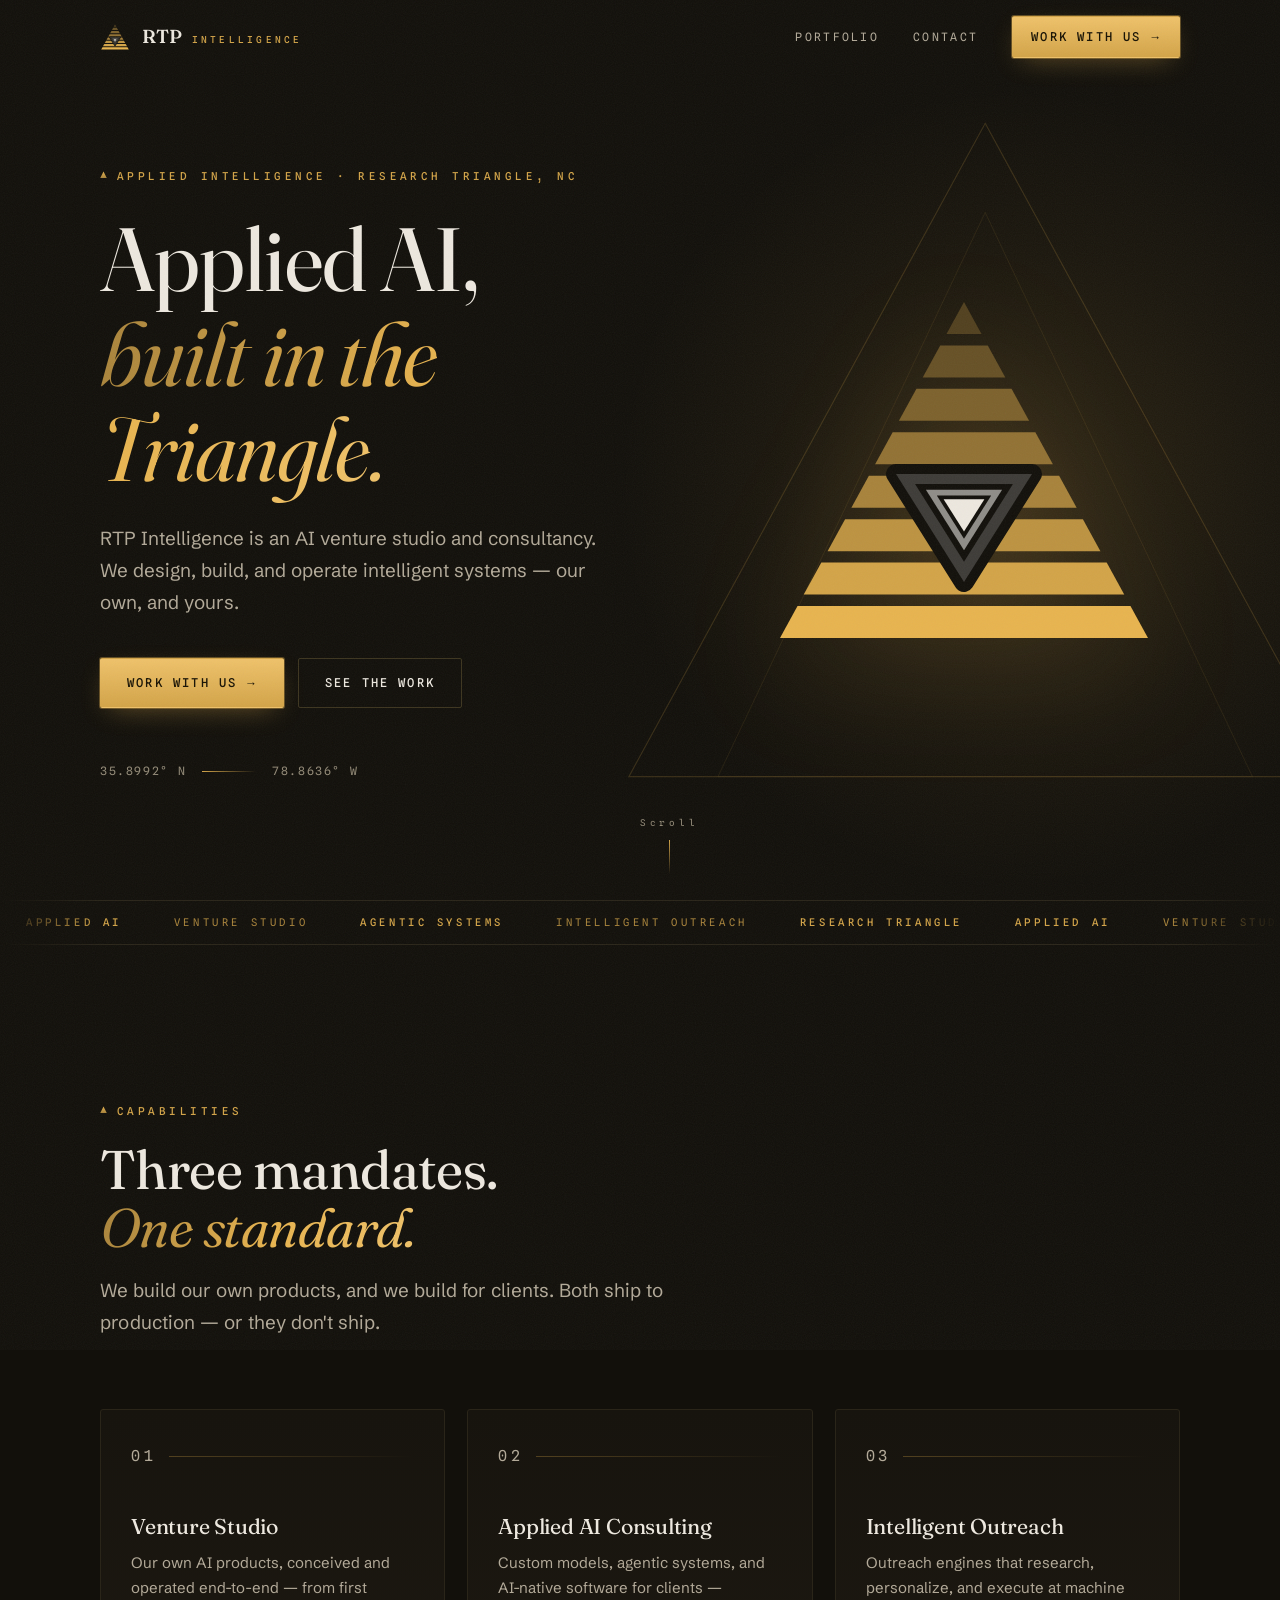
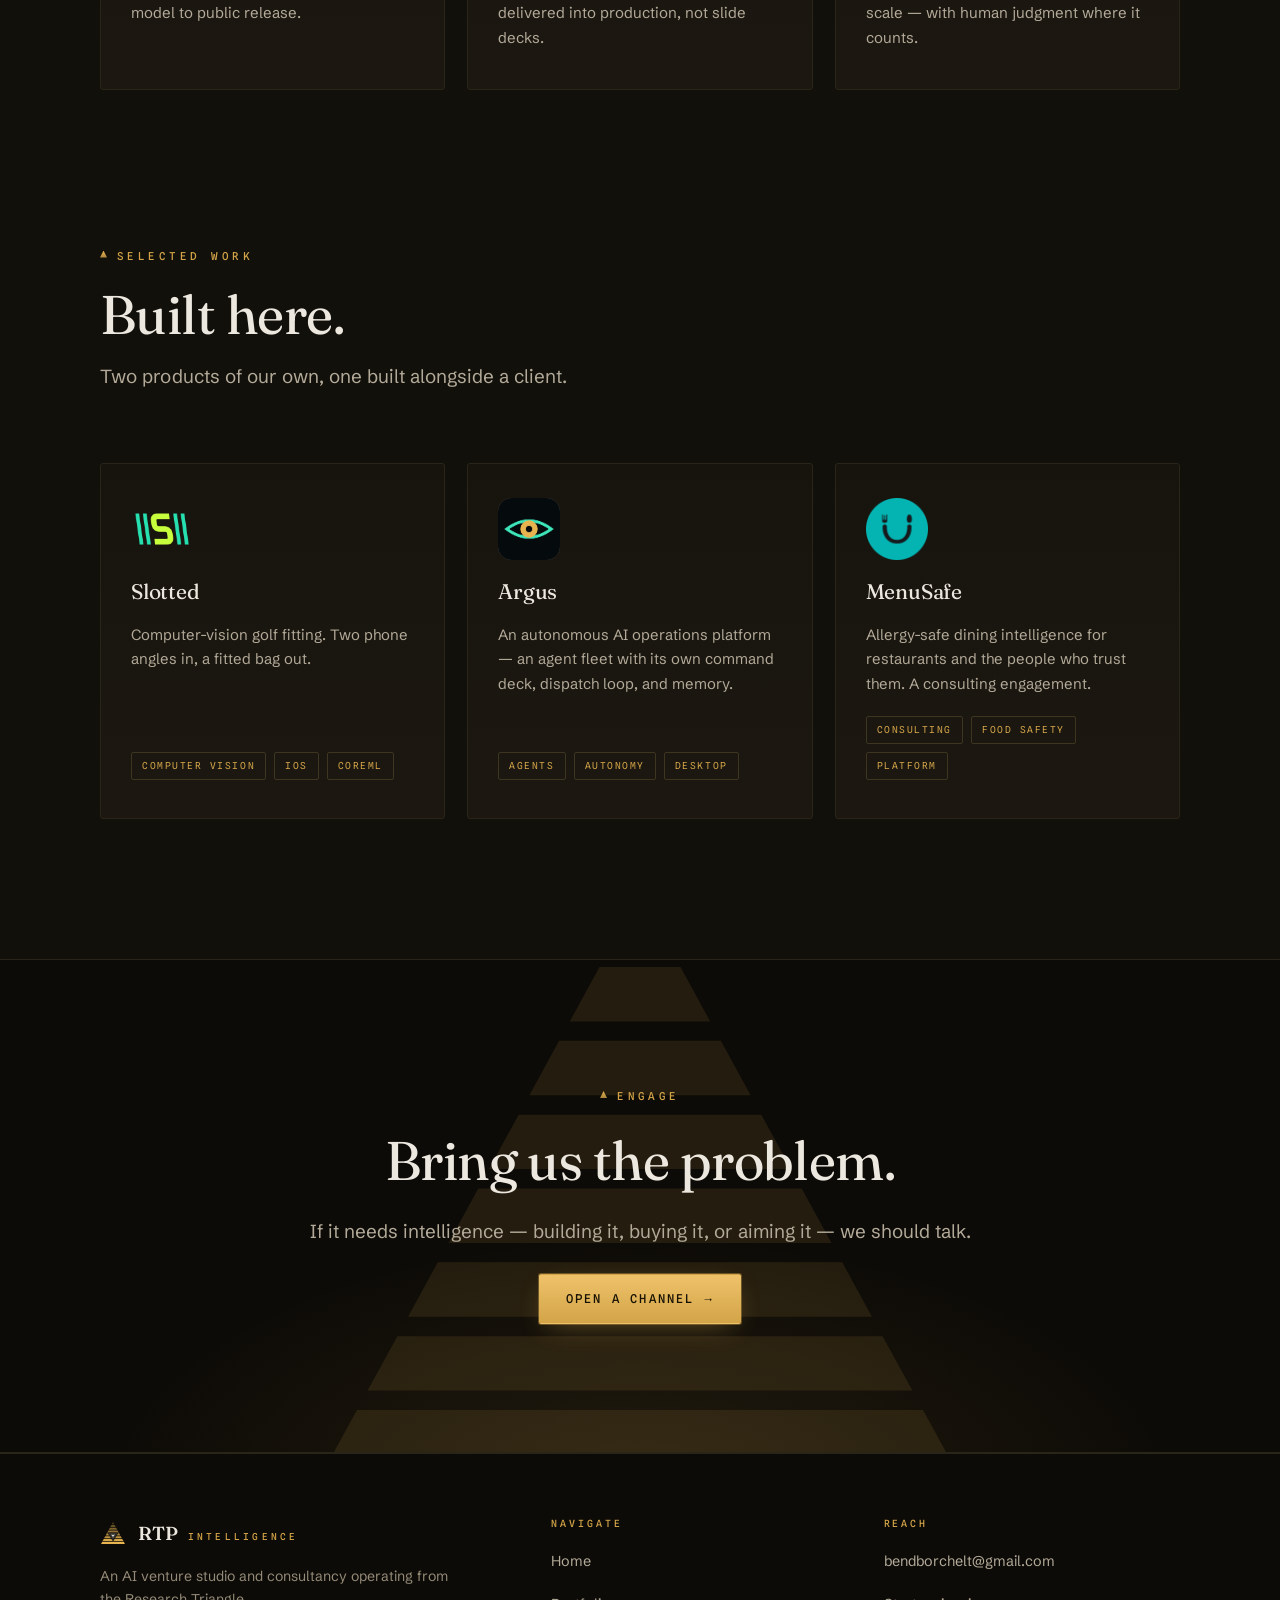
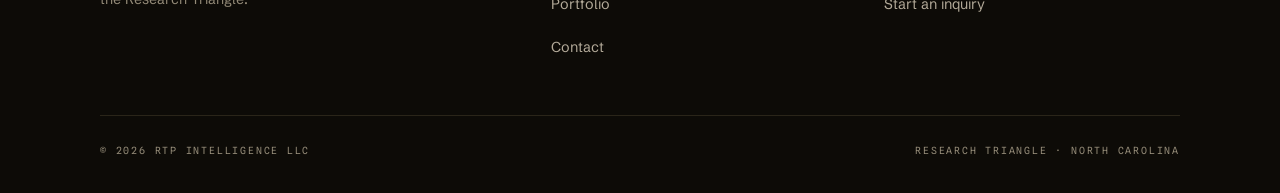
<file: index.html>
<!DOCTYPE html>
<html lang="en">
<head>
  <meta charset="UTF-8" />
  <meta name="viewport" content="width=device-width, initial-scale=1.0" />
  <title>RTP Intelligence — Applied AI, Built in the Triangle</title>
  <meta name="description" content="RTP Intelligence is an AI venture studio and consultancy in the Research Triangle, NC. We design, build, and operate intelligent systems — our own, and yours." />
  <link rel="canonical" href="https://rtpintelligence.com/" />
  <meta property="og:type" content="website" />
  <meta property="og:site_name" content="RTP Intelligence" />
  <meta property="og:title" content="RTP Intelligence — Applied AI, Built in the Triangle" />
  <meta property="og:description" content="An AI venture studio and consultancy. We design, build, and operate intelligent systems — our own, and yours." />
  <meta property="og:url" content="https://rtpintelligence.com/" />
  <meta property="og:image" content="https://rtpintelligence.com/assets/img/og-image.png" />
  <meta name="twitter:card" content="summary_large_image" />
  <link rel="icon" type="image/svg+xml" href="assets/img/favicon.svg" />
  <link rel="apple-touch-icon" href="assets/img/apple-touch-icon.png" />
  <link rel="preconnect" href="https://fonts.googleapis.com" />
  <link rel="preconnect" href="https://fonts.gstatic.com" crossorigin />
  <link href="https://fonts.googleapis.com/css2?family=Fraunces:ital,opsz,wght@0,9..144,300..600;1,9..144,300..600&family=Schibsted+Grotesk:wght@400..700&family=Spline+Sans+Mono:wght@400..600&display=swap" rel="stylesheet" />
  <link rel="stylesheet" href="assets/css/style.css" />
</head>
<body>

  <a class="skip-link" href="#main">Skip to content</a>

  <header class="nav">
    <div class="container nav-inner">
      <a class="brand" href="index.html" aria-label="RTP Intelligence — home">
        <svg viewBox="0 0 100 92" aria-hidden="true" focusable="false">
          <polygon points="50,4 54.38,12 45.62,12" fill="#52411f" />
          <polygon points="44.05,14.86 55.95,14.86 60.33,22.86 39.67,22.86" fill="#675126" />
          <polygon points="38.11,25.71 61.89,25.71 66.27,33.71 33.73,33.71" fill="#7d622d" />
          <polygon points="32.16,36.57 67.84,36.57 72.22,44.57 27.78,44.57" fill="#927234" />
          <polygon points="26.22,47.43 73.78,47.43 78.16,55.43 21.84,55.43" fill="#a8833b" />
          <polygon points="20.27,58.29 79.73,58.29 84.11,66.29 15.89,66.29" fill="#bd9341" />
          <polygon points="14.33,69.14 85.67,69.14 90.06,77.14 9.94,77.14" fill="#d3a448" />
          <polygon points="8.38,80 91.62,80 96,88 4,88" fill="#e8b44f" />
          <g stroke-linejoin="round">
            <polygon points="33,47 67,47 50,74" fill="#3e3c38" stroke="#12100b" stroke-width="5" paint-order="stroke" />
            <polygon points="33,47 67,47 50,74" fill="#12100b" transform="translate(50 56) scale(0.72) translate(-50 -56)" />
            <polygon points="33,47 67,47 50,74" fill="#8f8d88" transform="translate(50 56) scale(0.56) translate(-50 -56)" />
            <polygon points="33,47 67,47 50,74" fill="#12100b" transform="translate(50 56) scale(0.40) translate(-50 -56)" />
            <polygon points="33,47 67,47 50,74" fill="#ede8df" transform="translate(50 56) scale(0.30) translate(-50 -56)" />
          </g>
        </svg>
        <span class="brand-word"><span class="rtp">RTP</span><span class="intel">Intelligence</span></span>
      </a>
      <nav class="nav-links" aria-label="Primary">
        <a class="nav-link" href="portfolio.html">Portfolio</a>
        <a class="nav-link" href="contact.html">Contact</a>
        <a class="btn btn-gold" href="contact.html"><span>Work with us</span><span class="arrow" aria-hidden="true">→</span></a>
      </nav>
    </div>
  </header>

  <main id="main">
    <section class="hero">
      <div class="hero-glow" aria-hidden="true"></div>
      <svg class="hero-contour" viewBox="0 0 100 92" aria-hidden="true" focusable="false">
        <polygon points="50,2 98,90 2,90" fill="none" stroke="#e8b44f" stroke-width="0.15" opacity="0.5" />
        <polygon points="50,14 86,90 14,90" fill="none" stroke="#e8b44f" stroke-width="0.1" opacity="0.35" />
      </svg>

      <div class="container hero-grid">
        <div class="hero-copy">
          <p class="eyebrow">Applied intelligence · Research Triangle, NC</p>
          <h1 class="display-xl">Applied AI,<br /><span class="accent-italic gold-text">built in the Triangle.</span></h1>
          <p class="lede">RTP Intelligence is an AI venture studio and consultancy. We design, build, and operate intelligent systems — our own, and&nbsp;yours.</p>
          <div class="hero-ctas">
            <a class="btn btn-gold" href="contact.html"><span>Work with us</span><span class="arrow" aria-hidden="true">→</span></a>
            <a class="btn btn-ghost" href="portfolio.html"><span>See the work</span></a>
          </div>
          <p class="hero-coords mono-note"><span>35.8992° N</span><span class="rule" aria-hidden="true"></span><span>78.8636° W</span></p>
        </div>

        <div class="hero-art">
          <svg viewBox="0 0 100 92" role="img" aria-label="RTP Intelligence pyramid mark">
            <polygon class="mark-bar" points="50,4 54.38,12 45.62,12" fill="#52411f" />
            <polygon class="mark-bar" points="44.05,14.86 55.95,14.86 60.33,22.86 39.67,22.86" fill="#675126" />
            <polygon class="mark-bar" points="38.11,25.71 61.89,25.71 66.27,33.71 33.73,33.71" fill="#7d622d" />
            <polygon class="mark-bar" points="32.16,36.57 67.84,36.57 72.22,44.57 27.78,44.57" fill="#927234" />
            <polygon class="mark-bar" points="26.22,47.43 73.78,47.43 78.16,55.43 21.84,55.43" fill="#a8833b" />
            <polygon class="mark-bar" points="20.27,58.29 79.73,58.29 84.11,66.29 15.89,66.29" fill="#bd9341" />
            <polygon class="mark-bar" points="14.33,69.14 85.67,69.14 90.06,77.14 9.94,77.14" fill="#d3a448" />
            <polygon class="mark-bar" points="8.38,80 91.62,80 96,88 4,88" fill="#e8b44f" />
            <g class="mark-eye" stroke-linejoin="round">
              <polygon points="33,47 67,47 50,74" fill="#3e3c38" stroke="#12100b" stroke-width="5" paint-order="stroke" />
              <polygon points="33,47 67,47 50,74" fill="#12100b" transform="translate(50 56) scale(0.72) translate(-50 -56)" />
              <polygon points="33,47 67,47 50,74" fill="#8f8d88" transform="translate(50 56) scale(0.56) translate(-50 -56)" />
              <polygon points="33,47 67,47 50,74" fill="#12100b" transform="translate(50 56) scale(0.40) translate(-50 -56)" />
              <polygon points="33,47 67,47 50,74" fill="#ede8df" transform="translate(50 56) scale(0.30) translate(-50 -56)" />
            </g>
          </svg>
        </div>
      </div>

      <p class="scroll-cue" aria-hidden="true">Scroll</p>
    </section>

    <div class="ticker" aria-hidden="true">
      <div class="ticker-track">
        <span><b>Applied AI</b></span><span>Venture Studio</span><span><b>Agentic Systems</b></span><span>Intelligent Outreach</span><span><b>Research Triangle</b></span>
        <span><b>Applied AI</b></span><span>Venture Studio</span><span><b>Agentic Systems</b></span><span>Intelligent Outreach</span><span><b>Research Triangle</b></span>
      </div>
    </div>

    <section class="section" id="capabilities">
      <div class="container">
        <div class="section-head" data-reveal>
          <p class="eyebrow">Capabilities</p>
          <h2 class="display-lg">Three mandates.<br /><span class="accent-italic gold-text">One standard.</span></h2>
          <p class="lede">We build our own products, and we build for clients. Both ship to production — or they don't ship.</p>
        </div>
        <div class="pillar-grid">
          <article class="card pillar-card" data-reveal style="--d: 0s">
            <p class="pillar-num">01</p>
            <h3>Venture Studio</h3>
            <p>Our own AI products, conceived and operated end-to-end — from first model to public release.</p>
          </article>
          <article class="card pillar-card" data-reveal style="--d: 0.12s">
            <p class="pillar-num">02</p>
            <h3>Applied AI Consulting</h3>
            <p>Custom models, agentic systems, and AI-native software for clients — delivered into production, not slide decks.</p>
          </article>
          <article class="card pillar-card" data-reveal style="--d: 0.24s">
            <p class="pillar-num">03</p>
            <h3>Intelligent Outreach</h3>
            <p>Outreach engines that research, personalize, and execute at machine scale — with human judgment where it counts.</p>
          </article>
        </div>
      </div>
    </section>

    <section class="section" id="work" style="padding-top: 0">
      <div class="container">
        <div class="section-head" data-reveal>
          <p class="eyebrow">Selected work</p>
          <h2 class="display-lg">Built here.</h2>
          <p class="lede">Two products of our own, one built alongside a client.</p>
        </div>
        <div class="work-grid">
          <a class="card work-card" href="portfolio.html#slotted" data-reveal style="--d: 0s">
            <span class="work-tile logo"><img src="assets/img/logo-slotted.png" alt="" width="62" height="62" loading="lazy" /></span>
            <h3>Slotted</h3>
            <p>Computer-vision golf fitting. Two phone angles in, a fitted bag out.</p>
            <span class="tag-row"><span class="tag">Computer Vision</span><span class="tag">iOS</span><span class="tag">CoreML</span></span>
          </a>
          <a class="card work-card" href="portfolio.html#argus" data-reveal style="--d: 0.12s">
            <span class="work-tile logo"><img src="assets/img/logo-argus.png" alt="" width="62" height="62" loading="lazy" /></span>
            <h3>Argus</h3>
            <p>An autonomous AI operations platform — an agent fleet with its own command deck, dispatch loop, and memory.</p>
            <span class="tag-row"><span class="tag">Agents</span><span class="tag">Autonomy</span><span class="tag">Desktop</span></span>
          </a>
          <a class="card work-card" href="portfolio.html#menusafe" data-reveal style="--d: 0.24s">
            <span class="work-tile logo"><img src="assets/img/logo-menusafe.png" alt="" width="62" height="62" loading="lazy" /></span>
            <h3>MenuSafe</h3>
            <p>Allergy-safe dining intelligence for restaurants and the people who trust them. A consulting engagement.</p>
            <span class="tag-row"><span class="tag">Consulting</span><span class="tag">Food Safety</span><span class="tag">Platform</span></span>
          </a>
        </div>
      </div>
    </section>

    <section class="cta-band">
      <svg class="strata" viewBox="0 0 100 92" aria-hidden="true" focusable="false">
        <polygon points="50,4 54.38,12 45.62,12" fill="#e8b44f" />
        <polygon points="44.05,14.86 55.95,14.86 60.33,22.86 39.67,22.86" fill="#e8b44f" />
        <polygon points="38.11,25.71 61.89,25.71 66.27,33.71 33.73,33.71" fill="#e8b44f" />
        <polygon points="32.16,36.57 67.84,36.57 72.22,44.57 27.78,44.57" fill="#e8b44f" />
        <polygon points="26.22,47.43 73.78,47.43 78.16,55.43 21.84,55.43" fill="#e8b44f" />
        <polygon points="20.27,58.29 79.73,58.29 84.11,66.29 15.89,66.29" fill="#e8b44f" />
        <polygon points="14.33,69.14 85.67,69.14 90.06,77.14 9.94,77.14" fill="#e8b44f" />
        <polygon points="8.38,80 91.62,80 96,88 4,88" fill="#e8b44f" />
      </svg>
      <div class="container cta-inner" data-reveal>
        <p class="eyebrow">Engage</p>
        <h2 class="display-lg">Bring us the problem.</h2>
        <p class="lede" style="margin-inline: auto">If it needs intelligence — building it, buying it, or aiming it — we should talk.</p>
        <a class="btn btn-gold" href="contact.html"><span>Open a channel</span><span class="arrow" aria-hidden="true">→</span></a>
      </div>
    </section>
  </main>

  <footer class="footer">
    <div class="container">
      <div class="footer-grid">
        <div>
          <a class="brand" href="index.html" aria-label="RTP Intelligence — home">
            <svg viewBox="0 0 100 92" aria-hidden="true" focusable="false">
              <polygon points="50,4 54.38,12 45.62,12" fill="#52411f" />
              <polygon points="44.05,14.86 55.95,14.86 60.33,22.86 39.67,22.86" fill="#675126" />
              <polygon points="38.11,25.71 61.89,25.71 66.27,33.71 33.73,33.71" fill="#7d622d" />
              <polygon points="32.16,36.57 67.84,36.57 72.22,44.57 27.78,44.57" fill="#927234" />
              <polygon points="26.22,47.43 73.78,47.43 78.16,55.43 21.84,55.43" fill="#a8833b" />
              <polygon points="20.27,58.29 79.73,58.29 84.11,66.29 15.89,66.29" fill="#bd9341" />
              <polygon points="14.33,69.14 85.67,69.14 90.06,77.14 9.94,77.14" fill="#d3a448" />
              <polygon points="8.38,80 91.62,80 96,88 4,88" fill="#e8b44f" />
              <g stroke-linejoin="round">
                <polygon points="33,47 67,47 50,74" fill="#3e3c38" stroke="#12100b" stroke-width="5" paint-order="stroke" />
                <polygon points="33,47 67,47 50,74" fill="#12100b" transform="translate(50 56) scale(0.72) translate(-50 -56)" />
                <polygon points="33,47 67,47 50,74" fill="#8f8d88" transform="translate(50 56) scale(0.56) translate(-50 -56)" />
                <polygon points="33,47 67,47 50,74" fill="#12100b" transform="translate(50 56) scale(0.40) translate(-50 -56)" />
                <polygon points="33,47 67,47 50,74" fill="#ede8df" transform="translate(50 56) scale(0.30) translate(-50 -56)" />
              </g>
            </svg>
            <span class="brand-word"><span class="rtp">RTP</span><span class="intel">Intelligence</span></span>
          </a>
          <p class="footer-blurb">An AI venture studio and consultancy operating from the Research Triangle.</p>
        </div>
        <div>
          <h2 class="footer-heading">Navigate</h2>
          <ul class="footer-links">
            <li><a href="index.html">Home</a></li>
            <li><a href="portfolio.html">Portfolio</a></li>
            <li><a href="contact.html">Contact</a></li>
          </ul>
        </div>
        <div>
          <h2 class="footer-heading">Reach</h2>
          <ul class="footer-links">
            <li><a href="mailto:bendborchelt@gmail.com">bendborchelt@gmail.com</a></li>
            <li><a href="contact.html">Start an inquiry</a></li>
          </ul>
        </div>
      </div>
      <div class="footer-bottom">
        <span>© <span id="year">2026</span> RTP Intelligence LLC</span>
        <span>Research Triangle · North Carolina</span>
      </div>
    </div>
  </footer>

  <script src="assets/js/main.js"></script>
</body>
</html>
</file>
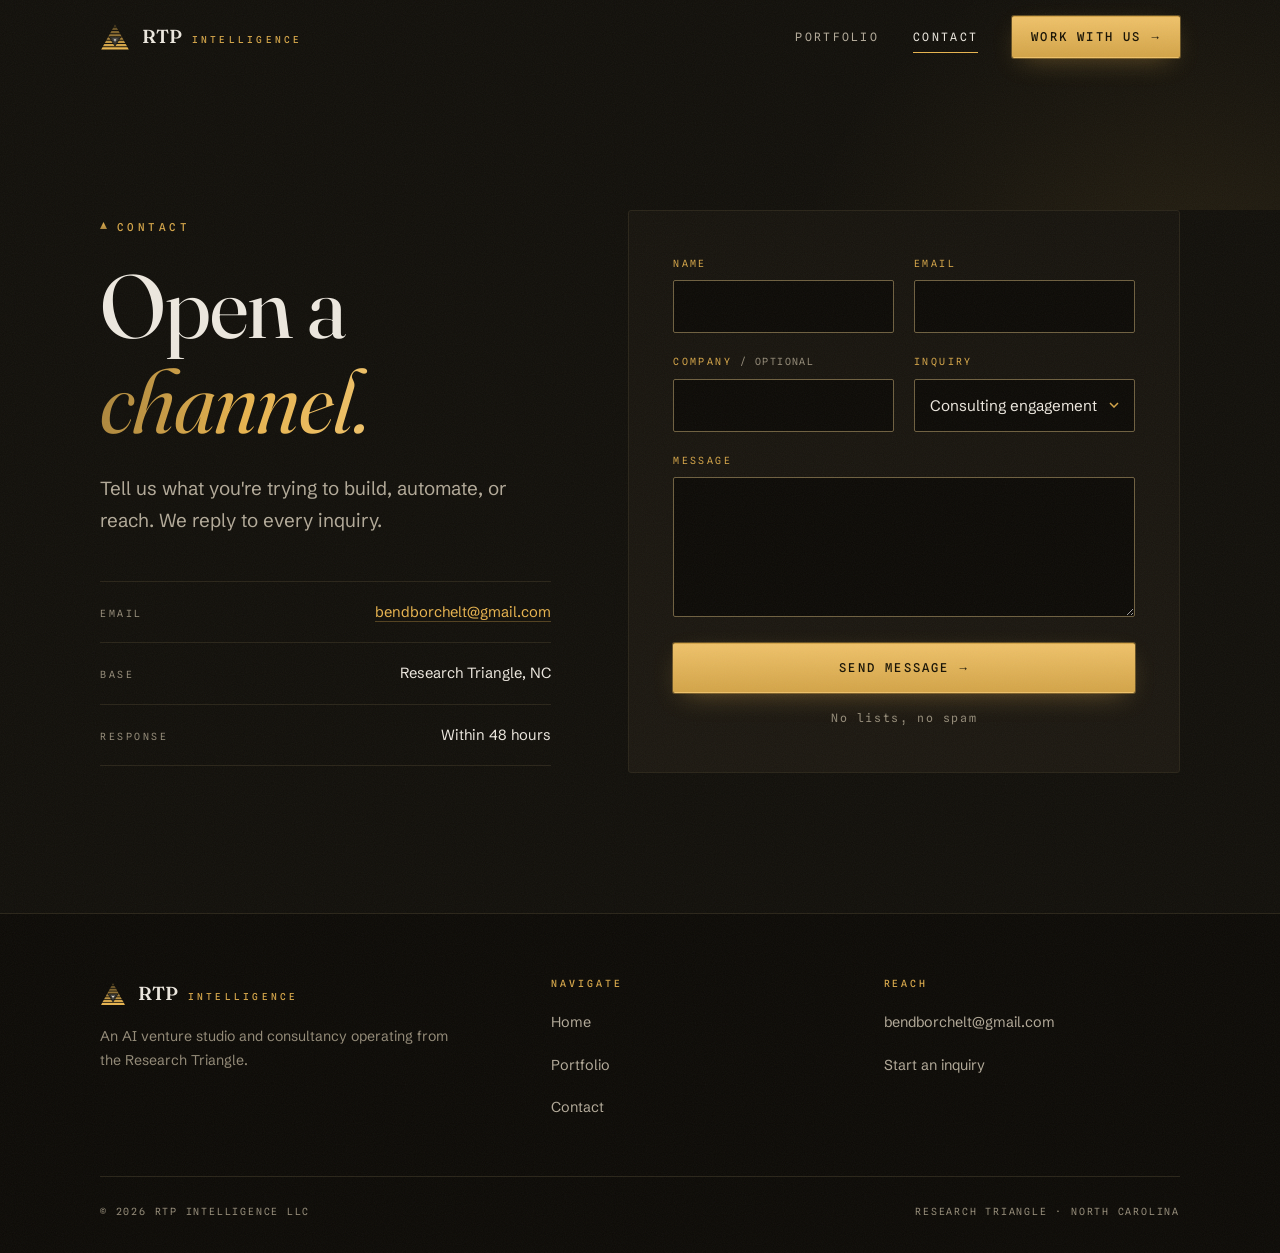
<file: contact.html>
<!DOCTYPE html>
<html lang="en">
<head>
  <meta charset="UTF-8" />
  <meta name="viewport" content="width=device-width, initial-scale=1.0" />
  <title>Contact — RTP Intelligence</title>
  <meta name="description" content="Open a channel with RTP Intelligence. Consulting engagements, partnerships, and product inquiries — we reply to every inquiry within 48 hours." />
  <link rel="canonical" href="https://rtpintelligence.com/contact.html" />
  <meta property="og:type" content="website" />
  <meta property="og:site_name" content="RTP Intelligence" />
  <meta property="og:title" content="Contact — RTP Intelligence" />
  <meta property="og:description" content="Tell us what you're trying to build, automate, or reach." />
  <meta property="og:url" content="https://rtpintelligence.com/contact.html" />
  <meta property="og:image" content="https://rtpintelligence.com/assets/img/og-image.png" />
  <meta name="twitter:card" content="summary_large_image" />
  <link rel="icon" type="image/svg+xml" href="assets/img/favicon.svg" />
  <link rel="apple-touch-icon" href="assets/img/apple-touch-icon.png" />
  <link rel="preconnect" href="https://fonts.googleapis.com" />
  <link rel="preconnect" href="https://fonts.gstatic.com" crossorigin />
  <link href="https://fonts.googleapis.com/css2?family=Fraunces:ital,opsz,wght@0,9..144,300..600;1,9..144,300..600&family=Schibsted+Grotesk:wght@400..700&family=Spline+Sans+Mono:wght@400..600&display=swap" rel="stylesheet" />
  <link rel="stylesheet" href="assets/css/style.css" />
</head>
<body>

  <a class="skip-link" href="#main">Skip to content</a>

  <header class="nav">
    <div class="container nav-inner">
      <a class="brand" href="index.html" aria-label="RTP Intelligence — home">
        <svg viewBox="0 0 100 92" aria-hidden="true" focusable="false">
          <polygon points="50,4 54.38,12 45.62,12" fill="#52411f" />
          <polygon points="44.05,14.86 55.95,14.86 60.33,22.86 39.67,22.86" fill="#675126" />
          <polygon points="38.11,25.71 61.89,25.71 66.27,33.71 33.73,33.71" fill="#7d622d" />
          <polygon points="32.16,36.57 67.84,36.57 72.22,44.57 27.78,44.57" fill="#927234" />
          <polygon points="26.22,47.43 73.78,47.43 78.16,55.43 21.84,55.43" fill="#a8833b" />
          <polygon points="20.27,58.29 79.73,58.29 84.11,66.29 15.89,66.29" fill="#bd9341" />
          <polygon points="14.33,69.14 85.67,69.14 90.06,77.14 9.94,77.14" fill="#d3a448" />
          <polygon points="8.38,80 91.62,80 96,88 4,88" fill="#e8b44f" />
          <g stroke-linejoin="round">
            <polygon points="33,47 67,47 50,74" fill="#3e3c38" stroke="#12100b" stroke-width="5" paint-order="stroke" />
            <polygon points="33,47 67,47 50,74" fill="#12100b" transform="translate(50 56) scale(0.72) translate(-50 -56)" />
            <polygon points="33,47 67,47 50,74" fill="#8f8d88" transform="translate(50 56) scale(0.56) translate(-50 -56)" />
            <polygon points="33,47 67,47 50,74" fill="#12100b" transform="translate(50 56) scale(0.40) translate(-50 -56)" />
            <polygon points="33,47 67,47 50,74" fill="#ede8df" transform="translate(50 56) scale(0.30) translate(-50 -56)" />
          </g>
        </svg>
        <span class="brand-word"><span class="rtp">RTP</span><span class="intel">Intelligence</span></span>
      </a>
      <nav class="nav-links" aria-label="Primary">
        <a class="nav-link" href="portfolio.html">Portfolio</a>
        <a class="nav-link" href="contact.html" aria-current="page">Contact</a>
        <a class="btn btn-gold" href="contact.html"><span>Work with us</span><span class="arrow" aria-hidden="true">→</span></a>
      </nav>
    </div>
  </header>

  <main id="main">
    <section class="page-hero" style="padding-bottom: 30px">
      <div class="hero-glow" aria-hidden="true"></div>
    </section>

    <div class="container contact-grid">
      <div class="contact-info">
        <p class="eyebrow" data-reveal>Contact</p>
        <h1 class="display-xl" data-reveal>Open a <span class="accent-italic gold-text">channel.</span></h1>
        <p class="lede" data-reveal style="--d: 0.1s">Tell us what you're trying to build, automate, or reach. We reply to every inquiry.</p>
        <dl class="contact-facts" data-reveal style="--d: 0.2s">
          <div class="fact">
            <dt>Email</dt>
            <dd><a href="mailto:bendborchelt@gmail.com">bendborchelt@gmail.com</a></dd>
          </div>
          <div class="fact">
            <dt>Base</dt>
            <dd>Research Triangle, NC</dd>
          </div>
          <div class="fact">
            <dt>Response</dt>
            <dd>Within 48 hours</dd>
          </div>
        </dl>
      </div>

      <div class="card form-card" data-reveal style="--d: 0.15s">
        <form id="contact-form" action="https://formsubmit.co/bendborchelt@gmail.com" method="POST" novalidate>
          <input type="hidden" name="_subject" value="New inquiry — RTP Intelligence" />
          <input type="hidden" name="_template" value="table" />
          <input type="hidden" name="_next" value="https://rtpintelligence.com/contact.html?sent=1" />
          <label class="hp-field" aria-hidden="true">Leave this field empty <input type="text" name="_honey" tabindex="-1" autocomplete="off" /></label>

          <div class="form-grid">
            <div class="form-field">
              <label for="f-name">Name</label>
              <input id="f-name" name="name" type="text" required autocomplete="name" />
            </div>
            <div class="form-field">
              <label for="f-email">Email</label>
              <input id="f-email" name="email" type="email" required autocomplete="email" />
            </div>
            <div class="form-field">
              <label for="f-company">Company <span class="opt">/ optional</span></label>
              <input id="f-company" name="company" type="text" autocomplete="organization" />
            </div>
            <div class="form-field">
              <label for="f-type">Inquiry</label>
              <select id="f-type" name="inquiry">
                <option>Consulting engagement</option>
                <option>Partnership</option>
                <option>Product inquiry</option>
                <option>Outreach systems</option>
                <option>Other</option>
              </select>
            </div>
            <div class="form-field full">
              <label for="f-message">Message</label>
              <textarea id="f-message" name="message" required></textarea>
            </div>
          </div>

          <button class="btn btn-gold" type="submit"><span class="label">Send message</span><span class="arrow" aria-hidden="true">→</span></button>
          <p id="form-error" class="form-error" role="alert">Transmission failed. Retry, or email us directly.</p>
          <p class="form-note mono-note">No lists, no spam</p>
        </form>

        <div class="form-success" role="status">
          <svg viewBox="0 0 100 92" aria-hidden="true" focusable="false">
            <polygon points="50,4 54.38,12 45.62,12" fill="#52411f" />
            <polygon points="44.05,14.86 55.95,14.86 60.33,22.86 39.67,22.86" fill="#675126" />
            <polygon points="38.11,25.71 61.89,25.71 66.27,33.71 33.73,33.71" fill="#7d622d" />
            <polygon points="32.16,36.57 67.84,36.57 72.22,44.57 27.78,44.57" fill="#927234" />
            <polygon points="26.22,47.43 73.78,47.43 78.16,55.43 21.84,55.43" fill="#a8833b" />
            <polygon points="20.27,58.29 79.73,58.29 84.11,66.29 15.89,66.29" fill="#bd9341" />
            <polygon points="14.33,69.14 85.67,69.14 90.06,77.14 9.94,77.14" fill="#d3a448" />
            <polygon points="8.38,80 91.62,80 96,88 4,88" fill="#e8b44f" />
            <g stroke-linejoin="round">
              <polygon points="33,47 67,47 50,74" fill="#3e3c38" stroke="#12100b" stroke-width="5" paint-order="stroke" />
              <polygon points="33,47 67,47 50,74" fill="#12100b" transform="translate(50 56) scale(0.72) translate(-50 -56)" />
              <polygon points="33,47 67,47 50,74" fill="#8f8d88" transform="translate(50 56) scale(0.56) translate(-50 -56)" />
              <polygon points="33,47 67,47 50,74" fill="#12100b" transform="translate(50 56) scale(0.40) translate(-50 -56)" />
              <polygon points="33,47 67,47 50,74" fill="#ede8df" transform="translate(50 56) scale(0.30) translate(-50 -56)" />
            </g>
          </svg>
          <h2 tabindex="-1">Message received.</h2>
          <p class="lede" style="margin-inline: auto">We'll reply within 48 hours.</p>
        </div>
      </div>
    </div>
  </main>

  <footer class="footer">
    <div class="container">
      <div class="footer-grid">
        <div>
          <a class="brand" href="index.html" aria-label="RTP Intelligence — home">
            <svg viewBox="0 0 100 92" aria-hidden="true" focusable="false">
              <polygon points="50,4 54.38,12 45.62,12" fill="#52411f" />
              <polygon points="44.05,14.86 55.95,14.86 60.33,22.86 39.67,22.86" fill="#675126" />
              <polygon points="38.11,25.71 61.89,25.71 66.27,33.71 33.73,33.71" fill="#7d622d" />
              <polygon points="32.16,36.57 67.84,36.57 72.22,44.57 27.78,44.57" fill="#927234" />
              <polygon points="26.22,47.43 73.78,47.43 78.16,55.43 21.84,55.43" fill="#a8833b" />
              <polygon points="20.27,58.29 79.73,58.29 84.11,66.29 15.89,66.29" fill="#bd9341" />
              <polygon points="14.33,69.14 85.67,69.14 90.06,77.14 9.94,77.14" fill="#d3a448" />
              <polygon points="8.38,80 91.62,80 96,88 4,88" fill="#e8b44f" />
              <g stroke-linejoin="round">
                <polygon points="33,47 67,47 50,74" fill="#3e3c38" stroke="#12100b" stroke-width="5" paint-order="stroke" />
                <polygon points="33,47 67,47 50,74" fill="#12100b" transform="translate(50 56) scale(0.72) translate(-50 -56)" />
                <polygon points="33,47 67,47 50,74" fill="#8f8d88" transform="translate(50 56) scale(0.56) translate(-50 -56)" />
                <polygon points="33,47 67,47 50,74" fill="#12100b" transform="translate(50 56) scale(0.40) translate(-50 -56)" />
                <polygon points="33,47 67,47 50,74" fill="#ede8df" transform="translate(50 56) scale(0.30) translate(-50 -56)" />
              </g>
            </svg>
            <span class="brand-word"><span class="rtp">RTP</span><span class="intel">Intelligence</span></span>
          </a>
          <p class="footer-blurb">An AI venture studio and consultancy operating from the Research Triangle.</p>
        </div>
        <div>
          <h2 class="footer-heading">Navigate</h2>
          <ul class="footer-links">
            <li><a href="index.html">Home</a></li>
            <li><a href="portfolio.html">Portfolio</a></li>
            <li><a href="contact.html">Contact</a></li>
          </ul>
        </div>
        <div>
          <h2 class="footer-heading">Reach</h2>
          <ul class="footer-links">
            <li><a href="mailto:bendborchelt@gmail.com">bendborchelt@gmail.com</a></li>
            <li><a href="contact.html">Start an inquiry</a></li>
          </ul>
        </div>
      </div>
      <div class="footer-bottom">
        <span>© <span id="year">2026</span> RTP Intelligence LLC</span>
        <span>Research Triangle · North Carolina</span>
      </div>
    </div>
  </footer>

  <script src="assets/js/main.js"></script>
</body>
</html>
</file>
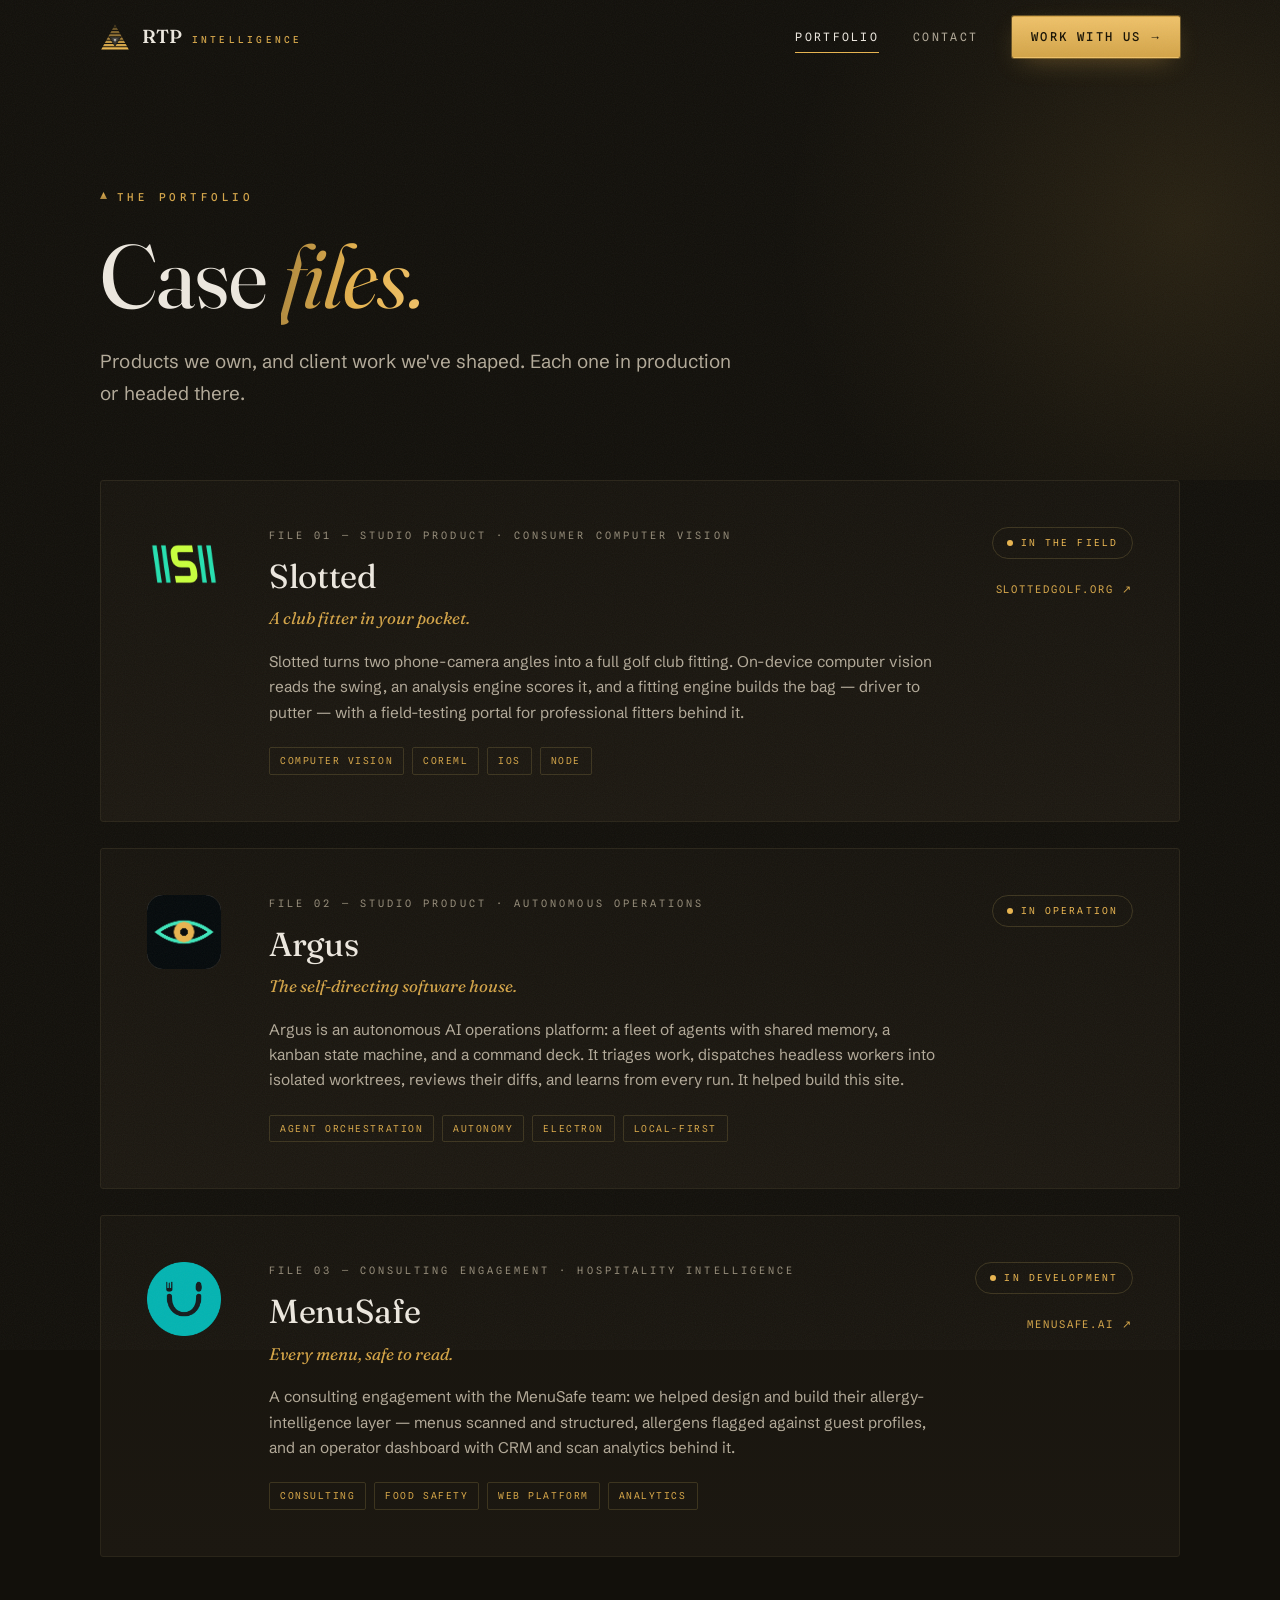
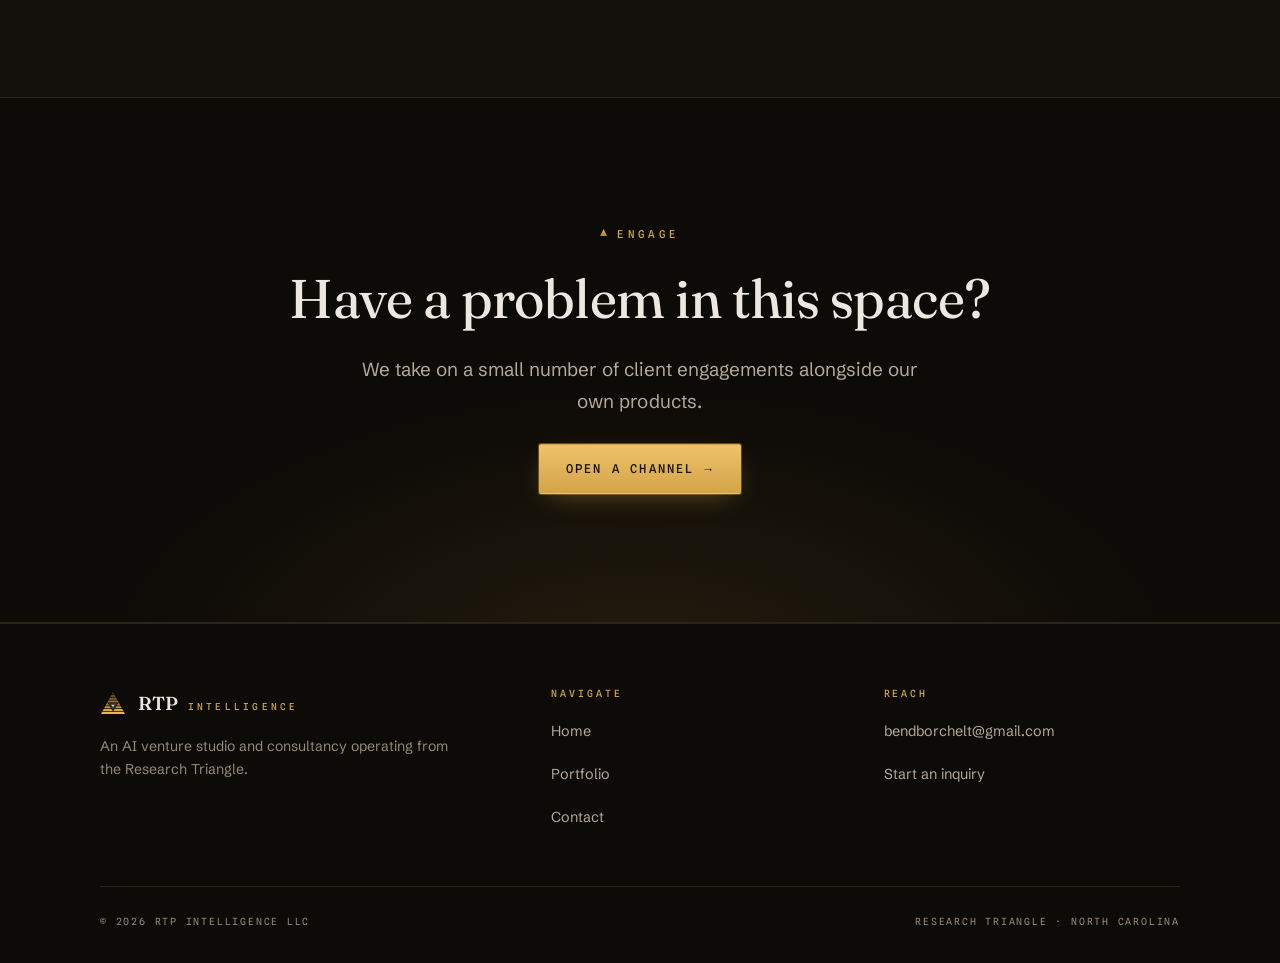
<file: portfolio.html>
<!DOCTYPE html>
<html lang="en">
<head>
  <meta charset="UTF-8" />
  <meta name="viewport" content="width=device-width, initial-scale=1.0" />
  <title>Portfolio — RTP Intelligence</title>
  <meta name="description" content="Case files from RTP Intelligence: Slotted (computer-vision golf fitting), Argus (autonomous AI operations), and MenuSafe (allergy-safe dining intelligence)." />
  <link rel="canonical" href="https://rtpintelligence.com/portfolio.html" />
  <meta property="og:type" content="website" />
  <meta property="og:site_name" content="RTP Intelligence" />
  <meta property="og:title" content="Portfolio — RTP Intelligence" />
  <meta property="og:description" content="Products we own, systems we operate. Slotted, Argus, MenuSafe." />
  <meta property="og:url" content="https://rtpintelligence.com/portfolio.html" />
  <meta property="og:image" content="https://rtpintelligence.com/assets/img/og-image.png" />
  <meta name="twitter:card" content="summary_large_image" />
  <link rel="icon" type="image/svg+xml" href="assets/img/favicon.svg" />
  <link rel="apple-touch-icon" href="assets/img/apple-touch-icon.png" />
  <link rel="preconnect" href="https://fonts.googleapis.com" />
  <link rel="preconnect" href="https://fonts.gstatic.com" crossorigin />
  <link href="https://fonts.googleapis.com/css2?family=Fraunces:ital,opsz,wght@0,9..144,300..600;1,9..144,300..600&family=Schibsted+Grotesk:wght@400..700&family=Spline+Sans+Mono:wght@400..600&display=swap" rel="stylesheet" />
  <link rel="stylesheet" href="assets/css/style.css" />
</head>
<body>

  <a class="skip-link" href="#main">Skip to content</a>

  <header class="nav">
    <div class="container nav-inner">
      <a class="brand" href="index.html" aria-label="RTP Intelligence — home">
        <svg viewBox="0 0 100 92" aria-hidden="true" focusable="false">
          <polygon points="50,4 54.38,12 45.62,12" fill="#52411f" />
          <polygon points="44.05,14.86 55.95,14.86 60.33,22.86 39.67,22.86" fill="#675126" />
          <polygon points="38.11,25.71 61.89,25.71 66.27,33.71 33.73,33.71" fill="#7d622d" />
          <polygon points="32.16,36.57 67.84,36.57 72.22,44.57 27.78,44.57" fill="#927234" />
          <polygon points="26.22,47.43 73.78,47.43 78.16,55.43 21.84,55.43" fill="#a8833b" />
          <polygon points="20.27,58.29 79.73,58.29 84.11,66.29 15.89,66.29" fill="#bd9341" />
          <polygon points="14.33,69.14 85.67,69.14 90.06,77.14 9.94,77.14" fill="#d3a448" />
          <polygon points="8.38,80 91.62,80 96,88 4,88" fill="#e8b44f" />
          <g stroke-linejoin="round">
            <polygon points="33,47 67,47 50,74" fill="#3e3c38" stroke="#12100b" stroke-width="5" paint-order="stroke" />
            <polygon points="33,47 67,47 50,74" fill="#12100b" transform="translate(50 56) scale(0.72) translate(-50 -56)" />
            <polygon points="33,47 67,47 50,74" fill="#8f8d88" transform="translate(50 56) scale(0.56) translate(-50 -56)" />
            <polygon points="33,47 67,47 50,74" fill="#12100b" transform="translate(50 56) scale(0.40) translate(-50 -56)" />
            <polygon points="33,47 67,47 50,74" fill="#ede8df" transform="translate(50 56) scale(0.30) translate(-50 -56)" />
          </g>
        </svg>
        <span class="brand-word"><span class="rtp">RTP</span><span class="intel">Intelligence</span></span>
      </a>
      <nav class="nav-links" aria-label="Primary">
        <a class="nav-link" href="portfolio.html" aria-current="page">Portfolio</a>
        <a class="nav-link" href="contact.html">Contact</a>
        <a class="btn btn-gold" href="contact.html"><span>Work with us</span><span class="arrow" aria-hidden="true">→</span></a>
      </nav>
    </div>
  </header>

  <main id="main">
    <section class="page-hero">
      <div class="hero-glow" aria-hidden="true"></div>
      <div class="container">
        <p class="eyebrow" data-reveal>The portfolio</p>
        <h1 class="display-xl" data-reveal style="--d: 0.08s">Case <span class="accent-italic gold-text">files.</span></h1>
        <p class="lede" data-reveal style="--d: 0.16s">Products we own, and client work we've shaped. Each one in production or headed there.</p>
      </div>
    </section>

    <section class="container file-stack">
      <article class="card file-card" id="slotted" data-reveal>
        <span class="work-tile logo"><img src="assets/img/logo-slotted.png" alt="" width="74" height="74" loading="lazy" /></span>
        <div>
          <p class="file-label">File 01 — Studio product · Consumer computer vision</p>
          <h2>Slotted</h2>
          <p class="file-oneliner">A club fitter in your pocket.</p>
          <p class="desc">Slotted turns two phone-camera angles into a full golf club fitting. On-device computer vision reads the swing, an analysis engine scores it, and a fitting engine builds the bag — driver to putter — with a field-testing portal for professional fitters behind it.</p>
          <span class="tag-row"><span class="tag">Computer Vision</span><span class="tag">CoreML</span><span class="tag">iOS</span><span class="tag">Node</span></span>
        </div>
        <div class="file-meta">
          <span class="status-chip live"><span class="dot" aria-hidden="true"></span>In the field</span>
          <a class="file-link" href="https://slottedgolf.org" target="_blank" rel="noopener">slottedgolf.org <span aria-hidden="true">↗</span></a>
        </div>
      </article>

      <article class="card file-card" id="argus" data-reveal>
        <span class="work-tile logo"><img src="assets/img/logo-argus.png" alt="" width="74" height="74" loading="lazy" /></span>
        <div>
          <p class="file-label">File 02 — Studio product · Autonomous operations</p>
          <h2>Argus</h2>
          <p class="file-oneliner">The self-directing software house.</p>
          <p class="desc">Argus is an autonomous AI operations platform: a fleet of agents with shared memory, a kanban state machine, and a command deck. It triages work, dispatches headless workers into isolated worktrees, reviews their diffs, and learns from every run. It helped build this site.</p>
          <span class="tag-row"><span class="tag">Agent Orchestration</span><span class="tag">Autonomy</span><span class="tag">Electron</span><span class="tag">Local-first</span></span>
        </div>
        <div class="file-meta">
          <span class="status-chip"><span class="dot" aria-hidden="true"></span>In operation</span>
        </div>
      </article>

      <article class="card file-card" id="menusafe" data-reveal>
        <span class="work-tile logo"><img src="assets/img/logo-menusafe.png" alt="" width="74" height="74" loading="lazy" /></span>
        <div>
          <p class="file-label">File 03 — Consulting engagement · Hospitality intelligence</p>
          <h2>MenuSafe</h2>
          <p class="file-oneliner">Every menu, safe to read.</p>
          <p class="desc">A consulting engagement with the MenuSafe team: we helped design and build their allergy-intelligence layer — menus scanned and structured, allergens flagged against guest profiles, and an operator dashboard with CRM and scan analytics behind it.</p>
          <span class="tag-row"><span class="tag">Consulting</span><span class="tag">Food Safety</span><span class="tag">Web Platform</span><span class="tag">Analytics</span></span>
        </div>
        <div class="file-meta">
          <span class="status-chip"><span class="dot" aria-hidden="true"></span>In development</span>
          <a class="file-link" href="https://menusafe.ai" target="_blank" rel="noopener">menusafe.ai <span aria-hidden="true">↗</span></a>
        </div>
      </article>
    </section>

    <section class="cta-band">
      <div class="container cta-inner" data-reveal>
        <p class="eyebrow">Engage</p>
        <h2 class="display-lg">Have a problem in this space?</h2>
        <p class="lede" style="margin-inline: auto">We take on a small number of client engagements alongside our own products.</p>
        <a class="btn btn-gold" href="contact.html"><span>Open a channel</span><span class="arrow" aria-hidden="true">→</span></a>
      </div>
    </section>
  </main>

  <footer class="footer">
    <div class="container">
      <div class="footer-grid">
        <div>
          <a class="brand" href="index.html" aria-label="RTP Intelligence — home">
            <svg viewBox="0 0 100 92" aria-hidden="true" focusable="false">
              <polygon points="50,4 54.38,12 45.62,12" fill="#52411f" />
              <polygon points="44.05,14.86 55.95,14.86 60.33,22.86 39.67,22.86" fill="#675126" />
              <polygon points="38.11,25.71 61.89,25.71 66.27,33.71 33.73,33.71" fill="#7d622d" />
              <polygon points="32.16,36.57 67.84,36.57 72.22,44.57 27.78,44.57" fill="#927234" />
              <polygon points="26.22,47.43 73.78,47.43 78.16,55.43 21.84,55.43" fill="#a8833b" />
              <polygon points="20.27,58.29 79.73,58.29 84.11,66.29 15.89,66.29" fill="#bd9341" />
              <polygon points="14.33,69.14 85.67,69.14 90.06,77.14 9.94,77.14" fill="#d3a448" />
              <polygon points="8.38,80 91.62,80 96,88 4,88" fill="#e8b44f" />
              <g stroke-linejoin="round">
                <polygon points="33,47 67,47 50,74" fill="#3e3c38" stroke="#12100b" stroke-width="5" paint-order="stroke" />
                <polygon points="33,47 67,47 50,74" fill="#12100b" transform="translate(50 56) scale(0.72) translate(-50 -56)" />
                <polygon points="33,47 67,47 50,74" fill="#8f8d88" transform="translate(50 56) scale(0.56) translate(-50 -56)" />
                <polygon points="33,47 67,47 50,74" fill="#12100b" transform="translate(50 56) scale(0.40) translate(-50 -56)" />
                <polygon points="33,47 67,47 50,74" fill="#ede8df" transform="translate(50 56) scale(0.30) translate(-50 -56)" />
              </g>
            </svg>
            <span class="brand-word"><span class="rtp">RTP</span><span class="intel">Intelligence</span></span>
          </a>
          <p class="footer-blurb">An AI venture studio and consultancy operating from the Research Triangle.</p>
        </div>
        <div>
          <h2 class="footer-heading">Navigate</h2>
          <ul class="footer-links">
            <li><a href="index.html">Home</a></li>
            <li><a href="portfolio.html">Portfolio</a></li>
            <li><a href="contact.html">Contact</a></li>
          </ul>
        </div>
        <div>
          <h2 class="footer-heading">Reach</h2>
          <ul class="footer-links">
            <li><a href="mailto:bendborchelt@gmail.com">bendborchelt@gmail.com</a></li>
            <li><a href="contact.html">Start an inquiry</a></li>
          </ul>
        </div>
      </div>
      <div class="footer-bottom">
        <span>© <span id="year">2026</span> RTP Intelligence LLC</span>
        <span>Research Triangle · North Carolina</span>
      </div>
    </div>
  </footer>

  <script src="assets/js/main.js"></script>
</body>
</html>
</file>
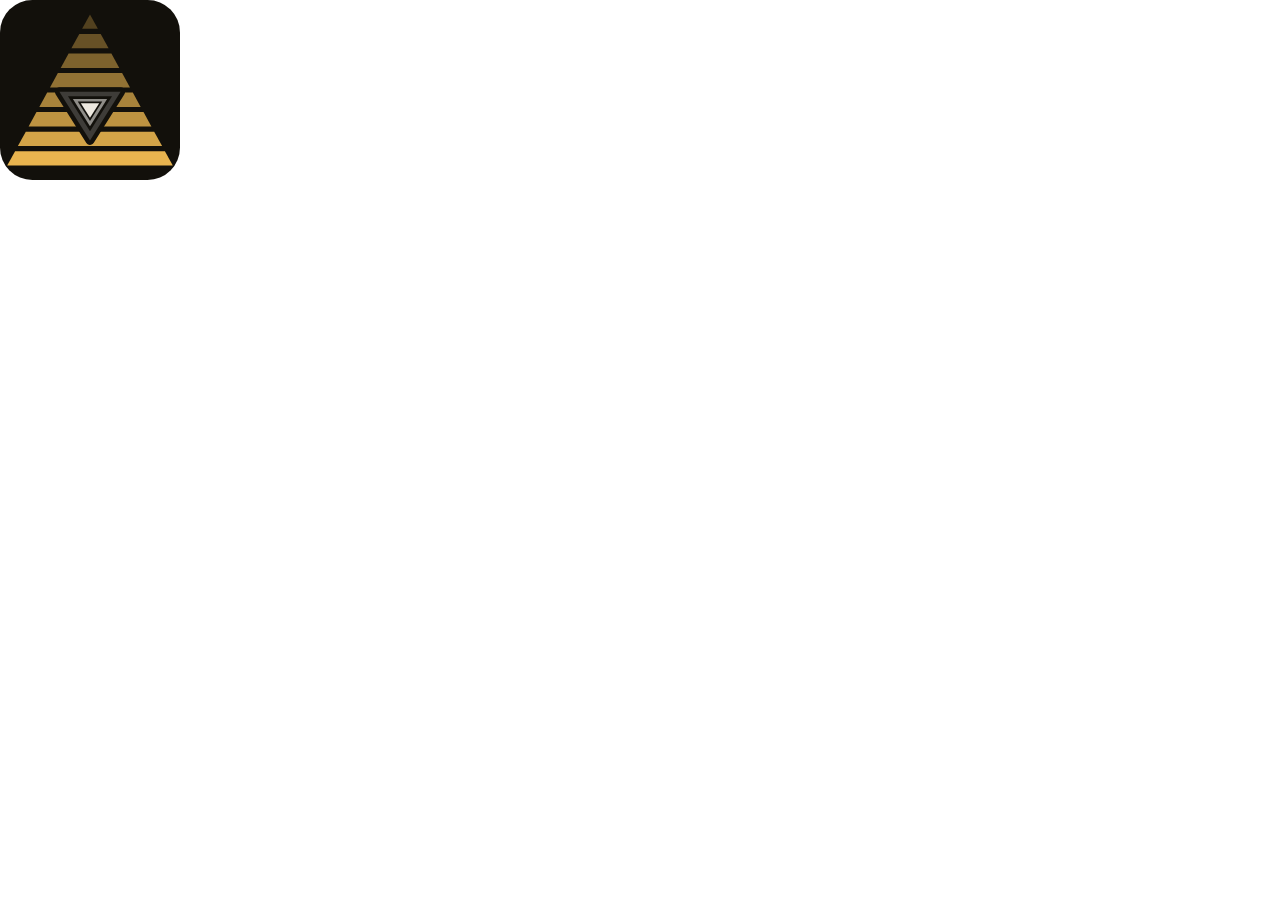
<file: assets/img/icon-template.html>
<!DOCTYPE html>
<html><head><style>*{margin:0}body{width:180px;height:180px;overflow:hidden}img{width:180px;height:180px;display:block}</style></head>
<body><img src="favicon.svg" alt="" /></body></html>
</file>
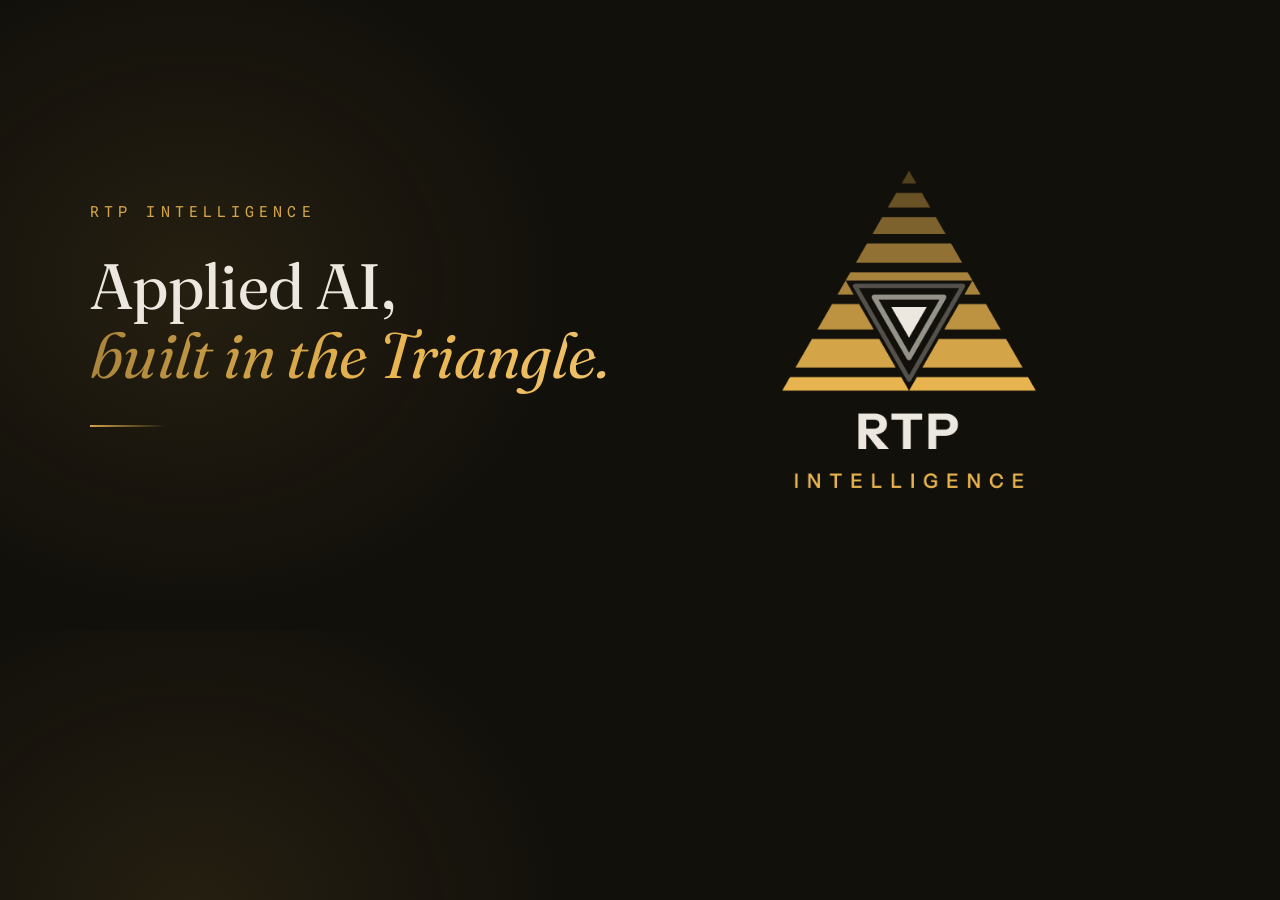
<file: assets/img/og-template.html>
<!DOCTYPE html>
<html lang="en">
<head>
<meta charset="UTF-8" />
<link href="https://fonts.googleapis.com/css2?family=Fraunces:ital,opsz,wght@0,9..144,300..600;1,9..144,300..600&family=Spline+Sans+Mono:wght@400..600&display=swap" rel="stylesheet" />
<style>
  * { margin: 0; box-sizing: border-box; }
  body {
    width: 1200px; height: 630px;
    background: radial-gradient(ellipse 45% 80% at 15% 45%, rgba(232,180,79,0.09), transparent 65%), #12100b;
    display: flex; align-items: center; justify-content: space-between;
    padding: 0 90px;
    font-family: "Fraunces", serif;
    overflow: hidden;
  }
  .copy h1 { color: #ede8df; font-size: 64px; font-weight: 420; line-height: 1.08; letter-spacing: -0.01em; }
  .copy h1 em {
    font-weight: 380;
    background: linear-gradient(100deg, #a8833b, #e8b44f 55%, #efc26a);
    -webkit-background-clip: text; background-clip: text; color: transparent;
  }
  .eyebrow { font-family: "Spline Sans Mono", monospace; font-size: 15px; letter-spacing: 0.34em; text-transform: uppercase; color: #d3a448; margin-bottom: 30px; }
  .rule { width: 76px; height: 2px; background: linear-gradient(90deg, #d3a448, transparent); margin-top: 36px; }
  img { height: 430px; }
</style>
</head>
<body>
  <div class="copy">
    <p class="eyebrow">RTP Intelligence</p>
    <h1>Applied AI,<br /><em>built in the Triangle.</em></h1>
    <div class="rule"></div>
  </div>
  <img src="logo-full.png" alt="" />
</body>
</html>
</file>
<file: assets/css/style.css>
/* ============================================================
   RTP INTELLIGENCE — Obsidian Dossier
   Dark monolith · gold strata · cream display
   ============================================================ */

:root {
  --bg: #12100b;
  --bg-deep: #0d0b07;
  --surface: #17140e;
  --surface-2: #1c1811;
  --line: #2a2519;
  --line-bright: #3d351f;

  --gold-1: #52411f;
  --gold-2: #7d622d;
  --gold-3: #a8833b;
  --gold-4: #d3a448;
  --gold-5: #e8b44f;
  --gold-6: #efc26a;

  --cream: #ede8df;
  --ink-body: #b3aa99;
  --ink-mute: #948b78;

  --font-display: "Fraunces", "Georgia", serif;
  --font-body: "Schibsted Grotesk", "Helvetica Neue", sans-serif;
  --font-mono: "Spline Sans Mono", "Menlo", monospace;

  --container: 1160px;
  --pad: clamp(20px, 4vw, 40px);
  --ease-out: cubic-bezier(0.22, 1, 0.36, 1);
}

/* ---------- reset ---------- */
*, *::before, *::after { box-sizing: border-box; margin: 0; padding: 0; }
html { scroll-behavior: smooth; }
[id] { scroll-margin-top: 110px; }
body {
  background: var(--bg);
  color: var(--ink-body);
  font-family: var(--font-body);
  font-size: 16px;
  line-height: 1.65;
  -webkit-font-smoothing: antialiased;
  overflow-x: hidden;
}
img, svg { display: block; max-width: 100%; }
a { color: inherit; text-decoration: none; }
button, input, select, textarea { font: inherit; color: inherit; }

::selection { background: var(--gold-5); color: #171204; }

* { scrollbar-width: thin; scrollbar-color: var(--gold-1) var(--bg-deep); }
::-webkit-scrollbar { width: 10px; }
::-webkit-scrollbar-track { background: var(--bg-deep); }
::-webkit-scrollbar-thumb { background: var(--gold-1); border-radius: 5px; }

:focus-visible { outline: 2px solid var(--gold-5); outline-offset: 3px; }

.skip-link {
  position: absolute;
  top: -100px; left: 16px;
  z-index: 2000;
  background: var(--bg-deep);
  color: var(--cream);
  border: 1px solid var(--gold-4);
  border-radius: 2px;
  padding: 12px 20px;
  font-family: var(--font-mono);
  font-size: 0.72rem;
  letter-spacing: 0.18em;
  text-transform: uppercase;
}
.skip-link:focus { top: 16px; }

/* film grain */
body::after {
  content: "";
  position: fixed;
  inset: -50%;
  z-index: 2000;
  pointer-events: none;
  opacity: 0.05;
  background-image: url("data:image/svg+xml,%3Csvg xmlns='http://www.w3.org/2000/svg' width='300' height='300'%3E%3Cfilter id='n'%3E%3CfeTurbulence type='fractalNoise' baseFrequency='0.9' numOctaves='2' stitchTiles='stitch'/%3E%3C/filter%3E%3Crect width='100%25' height='100%25' filter='url(%23n)'/%3E%3C/svg%3E");
}

.container { max-width: var(--container); margin: 0 auto; padding-inline: var(--pad); }

/* ---------- type ---------- */
h1, h2, h3 { font-family: var(--font-display); color: var(--cream); font-weight: 420; line-height: 1.06; letter-spacing: -0.01em; }

.display-xl { font-size: clamp(2.9rem, 7.2vw, 5.6rem); }
.display-lg { font-size: clamp(2.2rem, 4.6vw, 3.4rem); }
.display-md { font-size: clamp(1.35rem, 2.4vw, 1.7rem); }

.accent-italic { font-style: italic; font-weight: 380; }
.gold-text {
  background: linear-gradient(100deg, var(--gold-3), var(--gold-5) 55%, var(--gold-6));
  -webkit-background-clip: text;
  background-clip: text;
  color: transparent;
}

.eyebrow {
  display: inline-flex;
  align-items: flex-start;
  gap: 10px;
  font-family: var(--font-mono);
  font-size: 0.68rem;
  font-weight: 500;
  letter-spacing: 0.32em;
  text-transform: uppercase;
  color: var(--gold-4);
}
.eyebrow::before {
  content: "";
  width: 7px; height: 7px;
  margin-top: 3px;
  flex-shrink: 0;
  background: linear-gradient(180deg, var(--gold-5), var(--gold-3));
  clip-path: polygon(50% 0, 100% 100%, 0 100%);
}

.lede { font-size: clamp(1.02rem, 1.5vw, 1.18rem); line-height: 1.7; max-width: 34em; text-wrap: pretty; }
.mono-note { font-family: var(--font-mono); font-size: 0.72rem; letter-spacing: 0.14em; color: var(--ink-mute); }

/* ---------- buttons ---------- */
.btn {
  display: inline-flex;
  align-items: center;
  gap: 10px;
  padding: 14px 26px;
  border-radius: 2px;
  font-family: var(--font-mono);
  font-size: 0.76rem;
  font-weight: 500;
  letter-spacing: 0.18em;
  text-transform: uppercase;
  border: 1px solid transparent;
  cursor: pointer;
  transition: transform 0.25s var(--ease-out), box-shadow 0.25s var(--ease-out), border-color 0.25s, background-color 0.25s, filter 0.25s;
}
.btn .arrow { transition: transform 0.25s var(--ease-out); }
.btn:hover .arrow { transform: translateX(4px); }

.btn-gold {
  background: linear-gradient(180deg, var(--gold-6), var(--gold-4));
  color: #171204;
  box-shadow: 0 0 0 1px rgba(232, 180, 79, 0.35), 0 8px 28px -10px rgba(232, 180, 79, 0.45);
}
.btn-gold:hover { transform: translateY(-2px); filter: brightness(1.06); box-shadow: 0 0 0 1px rgba(232, 180, 79, 0.5), 0 14px 34px -10px rgba(232, 180, 79, 0.55); }

.btn-ghost { border-color: var(--line-bright); color: var(--cream); background: transparent; }
.btn-ghost:hover { border-color: var(--gold-3); background: rgba(232, 180, 79, 0.05); transform: translateY(-2px); }

/* ---------- nav ---------- */
.nav {
  position: fixed;
  top: 0; left: 0; right: 0;
  z-index: 1000;
  transition: background-color 0.35s, border-color 0.35s, backdrop-filter 0.35s;
  border-bottom: 1px solid transparent;
}
.nav.scrolled {
  background: rgba(13, 11, 7, 0.82);
  -webkit-backdrop-filter: blur(14px);
  backdrop-filter: blur(14px);
  border-bottom-color: var(--line);
}
.nav-inner {
  display: flex;
  align-items: center;
  justify-content: space-between;
  gap: 20px;
  padding-block: 16px;
}
.brand { display: flex; align-items: center; gap: 12px; }
.brand svg { width: 30px; height: 30px; }
.brand-word { display: flex; align-items: baseline; gap: 9px; white-space: nowrap; }
.brand-word .rtp { font-family: var(--font-display); font-weight: 560; font-size: 1.18rem; color: var(--cream); letter-spacing: 0.01em; }
.brand-word .intel { font-family: var(--font-mono); font-size: 0.6rem; font-weight: 500; letter-spacing: 0.34em; color: var(--gold-4); text-transform: uppercase; }
.nav-links { display: flex; align-items: center; gap: clamp(16px, 3vw, 34px); }
.nav-link {
  font-family: var(--font-mono);
  font-size: 0.72rem;
  letter-spacing: 0.2em;
  text-transform: uppercase;
  color: var(--ink-body);
  position: relative;
  padding-block: 6px;
  transition: color 0.25s;
}
.nav-link::after {
  content: "";
  position: absolute;
  left: 0; bottom: 0;
  width: 100%; height: 1px;
  background: var(--gold-5);
  transform: scaleX(0);
  transform-origin: left;
  transition: transform 0.3s var(--ease-out);
}
.nav-link:hover, .nav-link[aria-current="page"] { color: var(--cream); }
.nav-link:hover::after, .nav-link[aria-current="page"]::after { transform: scaleX(1); }
.nav .btn { padding: 10px 18px; }

/* ---------- hero ---------- */
.hero {
  position: relative;
  min-height: 100svh;
  display: flex;
  align-items: center;
  padding-top: 110px;
  padding-bottom: 70px;
  overflow: hidden;
}
.hero-glow {
  position: absolute;
  top: 8%; right: -12%;
  width: 65vw; height: 65vw;
  max-width: 900px; max-height: 900px;
  background: radial-gradient(circle, rgba(232, 180, 79, 0.13), rgba(232, 180, 79, 0.04) 42%, transparent 68%);
  pointer-events: none;
}
.hero-contour {
  position: absolute;
  top: 50%; right: -6%;
  transform: translateY(-50%);
  width: min(58vw, 760px);
  opacity: 0.35;
  pointer-events: none;
}
.hero-grid {
  position: relative;
  display: grid;
  grid-template-columns: 1.15fr 0.85fr;
  gap: clamp(30px, 5vw, 70px);
  align-items: center;
  width: 100%;
}
.hero-copy .eyebrow { margin-bottom: 26px; }
.hero-copy h1 { margin-bottom: 26px; }
.hero-copy .lede { margin-bottom: 38px; }
.hero-ctas { display: flex; flex-wrap: wrap; gap: 14px; margin-bottom: 54px; }
.hero-coords { display: flex; align-items: center; gap: 16px; }
.hero-coords .rule { width: 54px; height: 1px; background: linear-gradient(90deg, var(--gold-4), transparent); }

.hero-art { position: relative; display: flex; justify-content: center; }
.hero-art svg { width: min(100%, 400px); filter: drop-shadow(0 24px 60px rgba(232, 180, 79, 0.14)); }

/* staggered strata build */
.mark-bar { opacity: 0; transform: translateY(-14px); animation: barIn 0.7s var(--ease-out) forwards; }
.mark-eye { opacity: 0; transform: scale(0.6); transform-origin: 50% 56%; animation: eyeIn 0.9s 1s var(--ease-out) forwards; }
.mark-bar:nth-of-type(1) { animation-delay: 0.12s; }
.mark-bar:nth-of-type(2) { animation-delay: 0.22s; }
.mark-bar:nth-of-type(3) { animation-delay: 0.32s; }
.mark-bar:nth-of-type(4) { animation-delay: 0.42s; }
.mark-bar:nth-of-type(5) { animation-delay: 0.52s; }
.mark-bar:nth-of-type(6) { animation-delay: 0.62s; }
.mark-bar:nth-of-type(7) { animation-delay: 0.72s; }
.mark-bar:nth-of-type(8) { animation-delay: 0.82s; }
@keyframes barIn { to { opacity: 1; transform: translateY(0); } }
@keyframes eyeIn { to { opacity: 1; transform: scale(1); } }

.hero-copy > * { opacity: 0; transform: translateY(22px); animation: riseIn 0.8s var(--ease-out) forwards; }
.hero-copy > *:nth-child(1) { animation-delay: 0.05s; }
.hero-copy > *:nth-child(2) { animation-delay: 0.15s; }
.hero-copy > *:nth-child(3) { animation-delay: 0.25s; }
.hero-copy > *:nth-child(4) { animation-delay: 0.35s; }
.hero-copy > *:nth-child(5) { animation-delay: 0.45s; }
@keyframes riseIn { to { opacity: 1; transform: translateY(0); } }

.scroll-cue {
  position: absolute;
  bottom: 26px; left: 50%;
  transform: translateX(-50%);
  display: flex;
  flex-direction: column;
  align-items: center;
  gap: 10px;
  font-family: var(--font-mono);
  font-size: 0.58rem;
  letter-spacing: 0.4em;
  color: var(--ink-mute);
  opacity: 0;
  animation: riseIn 1s 1.6s forwards;
}
.scroll-cue::after {
  content: "";
  width: 1px; height: 34px;
  background: linear-gradient(180deg, var(--gold-4), transparent);
  animation: cueDrop 2s ease-in-out infinite;
}
@keyframes cueDrop { 0%, 100% { transform: scaleY(0.4); transform-origin: top; } 50% { transform: scaleY(1); } }

/* ---------- ticker ---------- */
.ticker {
  border-top: 1px solid var(--line);
  border-bottom: 1px solid var(--line);
  overflow: hidden;
  padding-block: 13px;
  -webkit-mask-image: linear-gradient(90deg, transparent, #000 8%, #000 92%, transparent);
  mask-image: linear-gradient(90deg, transparent, #000 8%, #000 92%, transparent);
}
.ticker-track { display: flex; width: max-content; animation: tick 46s linear infinite; }
.ticker span {
  font-family: var(--font-mono);
  font-size: 0.66rem;
  letter-spacing: 0.34em;
  text-transform: uppercase;
  color: var(--gold-3);
  padding-inline: 26px;
  white-space: nowrap;
}
.ticker span b { color: var(--gold-4); font-weight: 500; }
@keyframes tick { to { transform: translateX(-50%); } }

/* ---------- sections ---------- */
.section { padding-block: clamp(80px, 11vw, 140px); position: relative; }
.section-head { max-width: 640px; margin-bottom: clamp(44px, 6vw, 70px); }
.section-head .eyebrow { margin-bottom: 20px; }
.section-head p { margin-top: 18px; }

/* reveal on scroll — only hidden when JS is present to drive it */
.js [data-reveal] { opacity: 0; transform: translateY(26px); transition: opacity 0.9s var(--ease-out), transform 0.9s var(--ease-out); transition-delay: var(--d, 0s); }
.js [data-reveal].in { opacity: 1; transform: none; }

/* ---------- cards ---------- */
.card {
  position: relative;
  background: linear-gradient(180deg, var(--surface), var(--surface-2));
  border: 1px solid var(--line);
  border-radius: 3px;
  padding: 34px 30px 38px;
  transition: transform 0.35s var(--ease-out), border-color 0.35s, box-shadow 0.35s;
}
.card::before, .card::after {
  content: "";
  position: absolute;
  width: 14px; height: 14px;
  border: 1px solid var(--gold-4);
  opacity: 0;
  transition: opacity 0.35s;
  pointer-events: none;
}
.card::before { top: -1px; left: -1px; border-right: 0; border-bottom: 0; }
.card::after { bottom: -1px; right: -1px; border-left: 0; border-top: 0; }
.card:hover {
  transform: translateY(-5px);
  border-color: var(--line-bright);
  box-shadow: 0 24px 50px -24px rgba(0, 0, 0, 0.7), 0 0 0 1px rgba(232, 180, 79, 0.06);
}
.card:hover::before, .card:hover::after { opacity: 1; }

.pillar-grid { display: grid; grid-template-columns: repeat(3, 1fr); gap: 22px; }
.pillar-num { font-family: var(--font-mono); font-size: 0.7rem; letter-spacing: 0.25em; color: var(--gold-4); margin-bottom: 46px; display: flex; align-items: center; gap: 12px; }
.pillar-num::after { content: ""; flex: 1; height: 1px; background: linear-gradient(90deg, var(--gold-1), transparent); }
.pillar-card h3 { font-size: 1.34rem; margin-bottom: 14px; }
.pillar-card p { font-size: 0.94rem; color: var(--ink-body); }

/* ---------- work cards ---------- */
.work-grid { display: grid; grid-template-columns: repeat(3, 1fr); gap: 22px; }
.work-card { display: flex; flex-direction: column; gap: 20px; }
.work-tile {
  width: 62px; height: 62px;
  border-radius: 3px;
  display: grid;
  place-items: center;
  font-family: var(--font-display);
  font-size: 1.7rem;
  font-weight: 500;
  color: #171204;
  background:
    linear-gradient(160deg, var(--gold-6), var(--gold-4) 55%, var(--gold-3));
  box-shadow: inset 0 1px 0 rgba(255, 255, 255, 0.35), 0 10px 24px -10px rgba(232, 180, 79, 0.4);
  position: relative;
  overflow: hidden;
}
.work-tile::after {
  content: "";
  position: absolute;
  inset: 0;
  background: repeating-linear-gradient(180deg, transparent 0 6px, rgba(18, 16, 11, 0.14) 6px 8px);
}
.work-tile.logo { background: none; box-shadow: none; border-radius: 0; }
.work-tile.logo::after { display: none; }
.work-tile.logo img { width: 100%; height: 100%; object-fit: contain; }
.work-card h3 { font-size: 1.32rem; display: flex; align-items: center; gap: 9px; }
.work-card h3 .ext { font-size: 0.8rem; color: var(--gold-4); transition: transform 0.25s var(--ease-out); }
.work-card:hover h3 .ext { transform: translate(3px, -3px); }
.work-card p { font-size: 0.93rem; flex: 1; }
.tag-row { display: flex; flex-wrap: wrap; gap: 8px; }
.tag {
  font-family: var(--font-mono);
  font-size: 0.6rem;
  letter-spacing: 0.16em;
  text-transform: uppercase;
  color: var(--gold-4);
  border: 1px solid var(--line-bright);
  border-radius: 2px;
  padding: 5px 10px;
}

/* ---------- CTA band ---------- */
.cta-band {
  position: relative;
  border-top: 1px solid var(--line);
  border-bottom: 1px solid var(--line);
  padding-block: clamp(80px, 10vw, 130px);
  text-align: center;
  overflow: hidden;
  background:
    radial-gradient(ellipse 70% 90% at 50% 110%, rgba(232, 180, 79, 0.1), transparent 60%),
    var(--bg-deep);
}
.cta-band .strata {
  position: absolute;
  left: 50%; bottom: -40px;
  transform: translateX(-50%);
  width: 680px;
  opacity: 0.1;
  pointer-events: none;
}
.cta-inner { position: relative; display: flex; flex-direction: column; align-items: center; gap: 26px; }
.cta-inner h2 { max-width: 14em; }
.cta-inner p { max-width: 36em; }

/* ---------- footer ---------- */
.footer { padding: 64px 0 34px; border-top: 1px solid var(--line); background: var(--bg-deep); }
.footer-grid { display: grid; grid-template-columns: 1.4fr 1fr 1fr; gap: 36px; margin-bottom: 52px; }
.footer .brand svg { width: 26px; height: 26px; }
.footer-blurb { margin-top: 16px; font-size: 0.88rem; max-width: 26em; color: var(--ink-mute); }
.footer .footer-heading { font-family: var(--font-mono); font-size: 0.62rem; letter-spacing: 0.3em; text-transform: uppercase; color: var(--gold-4); margin-bottom: 18px; font-weight: 500; }
.footer-links { list-style: none; display: flex; flex-direction: column; gap: 11px; }
.footer-links a { font-size: 0.9rem; color: var(--ink-body); transition: color 0.2s; display: inline-block; padding-block: 4px; }
.footer-links a:hover { color: var(--gold-5); }
.footer-bottom {
  border-top: 1px solid var(--line);
  padding-top: 26px;
  display: flex;
  flex-wrap: wrap;
  gap: 12px;
  justify-content: space-between;
  font-family: var(--font-mono);
  font-size: 0.62rem;
  letter-spacing: 0.18em;
  color: var(--ink-mute);
  text-transform: uppercase;
}

/* ---------- page hero (subpages) ---------- */
.page-hero { padding-top: clamp(150px, 20vh, 210px); padding-bottom: clamp(40px, 6vw, 70px); position: relative; overflow: hidden; }
.page-hero .eyebrow { margin-bottom: 22px; }
.page-hero h1 { margin-bottom: 22px; }
.page-hero .lede { color: var(--ink-body); }
.page-hero .hero-glow { top: -40%; right: -25%; opacity: 0.8; }

/* ---------- portfolio files ---------- */
.file-stack { display: flex; flex-direction: column; gap: 26px; padding-bottom: clamp(80px, 11vw, 140px); }
.file-card { display: grid; grid-template-columns: auto 1fr auto; gap: clamp(24px, 4vw, 48px); align-items: start; padding: clamp(30px, 4vw, 46px); }
.file-card .work-tile { width: 74px; height: 74px; font-size: 2rem; }
.file-label { font-family: var(--font-mono); font-size: 0.64rem; letter-spacing: 0.3em; color: var(--ink-mute); text-transform: uppercase; margin-bottom: 14px; }
.file-card h2 { font-size: clamp(1.6rem, 2.6vw, 2.1rem); margin-bottom: 12px; display: flex; align-items: center; gap: 10px; flex-wrap: wrap; }
.file-oneliner { font-family: var(--font-display); font-style: italic; color: var(--gold-4); font-size: 1.05rem; margin-bottom: 16px; }
.file-card .desc { max-width: 46em; margin-bottom: 22px; font-size: 0.96rem; }
.file-meta { display: flex; flex-direction: column; align-items: flex-end; gap: 16px; min-width: 130px; }
.status-chip {
  display: inline-flex;
  align-items: center;
  gap: 8px;
  font-family: var(--font-mono);
  font-size: 0.6rem;
  letter-spacing: 0.22em;
  text-transform: uppercase;
  color: var(--gold-5);
  border: 1px solid var(--line-bright);
  border-radius: 999px;
  padding: 7px 14px;
  white-space: nowrap;
}
.status-chip .dot { width: 6px; height: 6px; border-radius: 50%; background: var(--gold-5); }
.status-chip.live .dot { animation: pulse 2s ease-in-out infinite; }
@keyframes pulse { 0%, 100% { box-shadow: 0 0 0 0 rgba(232, 180, 79, 0.5); } 50% { box-shadow: 0 0 0 6px rgba(232, 180, 79, 0); } }
.file-link { font-family: var(--font-mono); font-size: 0.66rem; letter-spacing: 0.18em; text-transform: uppercase; color: var(--gold-4); display: inline-flex; gap: 8px; align-items: center; padding-block: 6px; }
.file-link:hover { color: var(--gold-6); }

/* ---------- contact ---------- */
.contact-grid {
  display: grid;
  grid-template-columns: 0.9fr 1.1fr;
  gap: clamp(40px, 6vw, 80px);
  align-items: start;
  padding-bottom: clamp(80px, 11vw, 140px);
}
.contact-info .eyebrow { margin-bottom: 22px; }
.contact-info h1 { margin-bottom: 24px; }
.contact-facts { margin-top: 44px; display: flex; flex-direction: column; gap: 0; }
.fact { display: flex; justify-content: space-between; align-items: baseline; gap: 20px; padding-block: 18px; border-top: 1px solid var(--line); }
.fact:last-child { border-bottom: 1px solid var(--line); }
.fact dt { font-family: var(--font-mono); font-size: 0.62rem; letter-spacing: 0.26em; text-transform: uppercase; color: var(--ink-mute); }
.fact dd { font-size: 0.92rem; color: var(--cream); text-align: right; }
.fact dd a { color: var(--gold-5); border-bottom: 1px solid var(--gold-1); transition: border-color 0.2s; }
.fact dd a:hover { border-bottom-color: var(--gold-5); }

.form-card { padding: clamp(30px, 4vw, 44px); }
.form-card:hover { transform: none; }
.form-grid { display: grid; grid-template-columns: 1fr 1fr; gap: 20px; }
.form-field { display: flex; flex-direction: column; gap: 9px; }
.form-field.full { grid-column: 1 / -1; }
.form-field label { font-family: var(--font-mono); font-size: 0.62rem; letter-spacing: 0.24em; text-transform: uppercase; color: var(--gold-4); }
.form-field label .opt { color: var(--ink-mute); letter-spacing: 0.14em; }
.form-field input,
.form-field select,
.form-field textarea {
  background: var(--bg-deep);
  border: 1px solid #6f6040;
  border-radius: 2px;
  padding: 13px 15px;
  color: var(--cream);
  font-size: 0.95rem;
  transition: border-color 0.25s, box-shadow 0.25s;
  width: 100%;
}
.form-field textarea { resize: vertical; min-height: 140px; }
.form-field input:focus,
.form-field select:focus,
.form-field textarea:focus {
  outline: none;
  border-color: var(--gold-4);
  box-shadow: 0 0 0 3px rgba(232, 180, 79, 0.12);
}
.form-field select {
  appearance: none;
  background-image: url("data:image/svg+xml,%3Csvg xmlns='http://www.w3.org/2000/svg' width='10' height='6'%3E%3Cpath d='M1 1l4 4 4-4' stroke='%23d3a448' fill='none' stroke-width='1.5'/%3E%3C/svg%3E");
  background-repeat: no-repeat;
  background-position: right 15px center;
}
.form-card .btn { width: 100%; justify-content: center; margin-top: 26px; }
.form-note { margin-top: 16px; text-align: center; }
.hp-field { position: absolute; left: -9999px; opacity: 0; height: 0; overflow: hidden; }

.form-success { display: none; text-align: center; padding: 40px 10px; flex-direction: column; align-items: center; gap: 18px; }
.form-success svg { width: 74px; height: 74px; }
.form-success h2 { font-size: 1.5rem; }
.form-success h2:focus { outline: none; }
.form-card.sent form { display: none; }
.form-card.sent .form-success { display: flex; }
.form-error { display: none; margin-top: 16px; font-size: 0.85rem; color: #d98f6a; text-align: center; }
.form-error.show { display: block; }

/* ---------- 404 ---------- */
.notfound { min-height: 100svh; display: flex; flex-direction: column; align-items: center; justify-content: center; gap: 22px; text-align: center; padding: var(--pad); }
.notfound svg { width: 90px; opacity: 0.85; }

/* ---------- responsive ---------- */
@media (max-width: 960px) {
  .hero-grid { grid-template-columns: 1fr; gap: 50px; }
  .hero { padding-top: 140px; min-height: 0; }
  .hero-art { order: -1; }
  .hero-art svg { width: min(52vw, 260px); }
  .hero-contour { display: none; }
  .scroll-cue { display: none; }
  .pillar-grid, .work-grid { grid-template-columns: 1fr; }
  .footer-grid { grid-template-columns: 1fr; gap: 30px; }
  .file-card { grid-template-columns: 1fr; }
  .file-meta { flex-direction: row; align-items: center; justify-content: flex-start; }
  .contact-grid { grid-template-columns: 1fr; }
}
@media (max-width: 640px) {
  .nav .btn { display: none; }
  .brand-word .intel { display: none; }
  .form-grid { grid-template-columns: 1fr; }
  .hero-ctas .btn { width: 100%; justify-content: center; }
}

/* ---------- reduced motion ---------- */
@media (prefers-reduced-motion: reduce) {
  html { scroll-behavior: auto; }
  *, *::before, *::after { animation-duration: 0.01ms !important; animation-iteration-count: 1 !important; transition-duration: 0.01ms !important; animation-delay: 0.01ms !important; transition-delay: 0s !important; }
  .hero-copy > *, .mark-bar, .mark-eye, .scroll-cue { opacity: 1; transform: none; }
  .js [data-reveal] { opacity: 1; transform: none; }
  .ticker-track { animation: none; }
}
</file>
